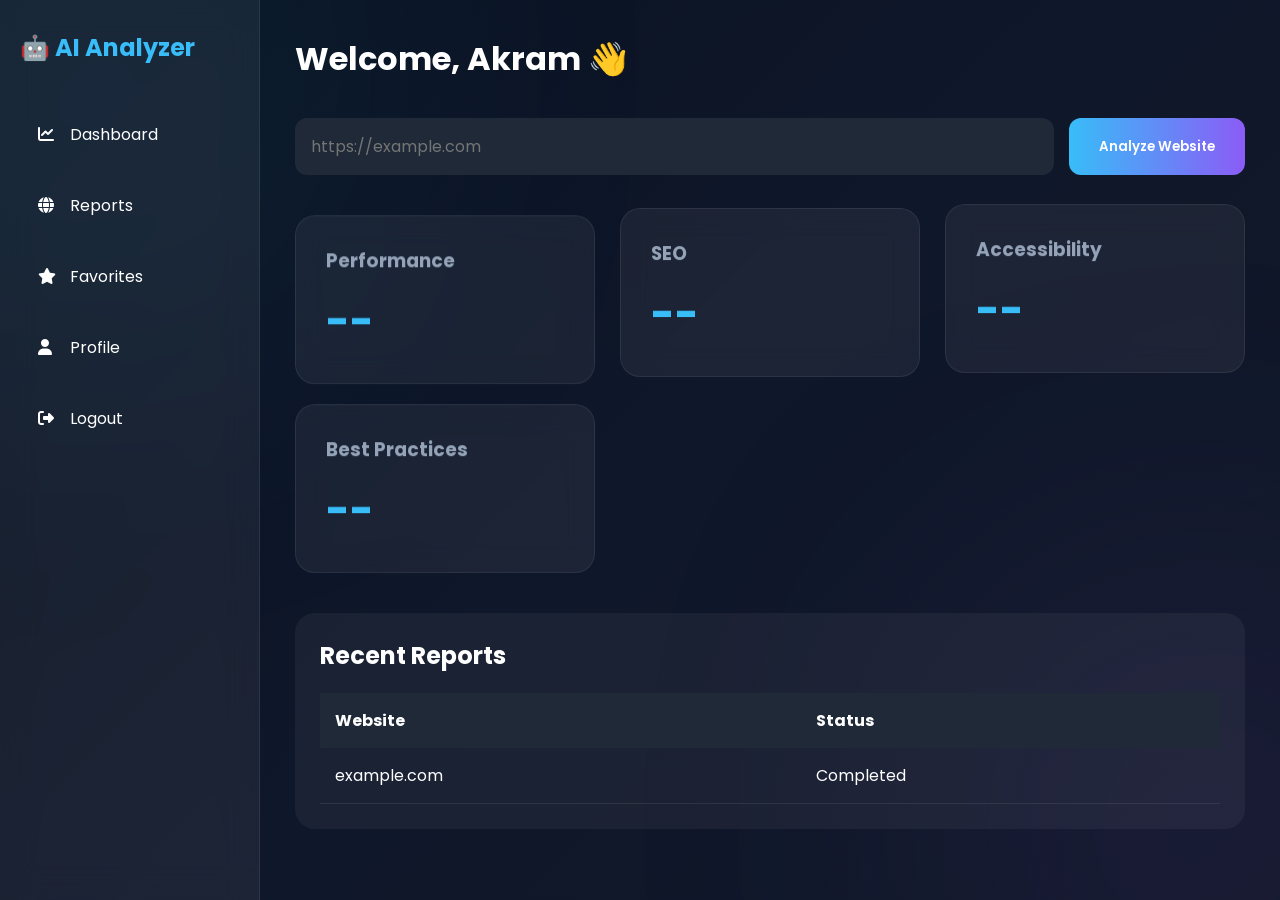
<file: dashboard.html>
<!DOCTYPE html>
<html lang="en">
<head>
<meta charset="UTF-8">
<meta name="viewport" content="width=device-width,initial-scale=1.0">
<title>Dashboard | AI Website Analyzer</title>
<link rel="stylesheet" href="dashboard.css">
<link rel="stylesheet" href="https://cdnjs.cloudflare.com/ajax/libs/font-awesome/6.6.0/css/all.min.css">
</head>
<body>
<aside class="sidebar">
<h2>🤖 AI Analyzer</h2>
<a href="dashboard.html"><i class="fa fa-chart-line"></i> Dashboard</a>
<a href="#"><i class="fa fa-globe"></i> Reports</a>
<a href="#"><i class="fa fa-star"></i> Favorites</a>
<a href="#"><i class="fa fa-user"></i> Profile</a>
<a href="index.html"><i class="fa fa-right-from-bracket"></i> Logout</a>
</aside>

<main class="main">
<header class="topbar">
<h1>Welcome, Akram 👋</h1>
</header>

<section class="analyze">
<input id="url" type="url" placeholder="https://example.com">
<button id="analyzeBtn">Analyze Website</button>
</section>

<section class="cards">
<div class="card"><h3>Performance</h3><h2 id="perf">--</h2></div>
<div class="card"><h3>SEO</h3><h2 id="seo">--</h2></div>
<div class="card"><h3>Accessibility</h3><h2 id="acc">--</h2></div>
<div class="card"><h3>Best Practices</h3><h2 id="best">--</h2></div>
</section>

<section class="history">
<h2>Recent Reports</h2>
<table>
<tr><th>Website</th><th>Status</th></tr>
<tr><td>example.com</td><td>Completed</td></tr>
</table>
</section>
</main>
<script src="dashboard.js"></script>
</body>
</html>
</file>
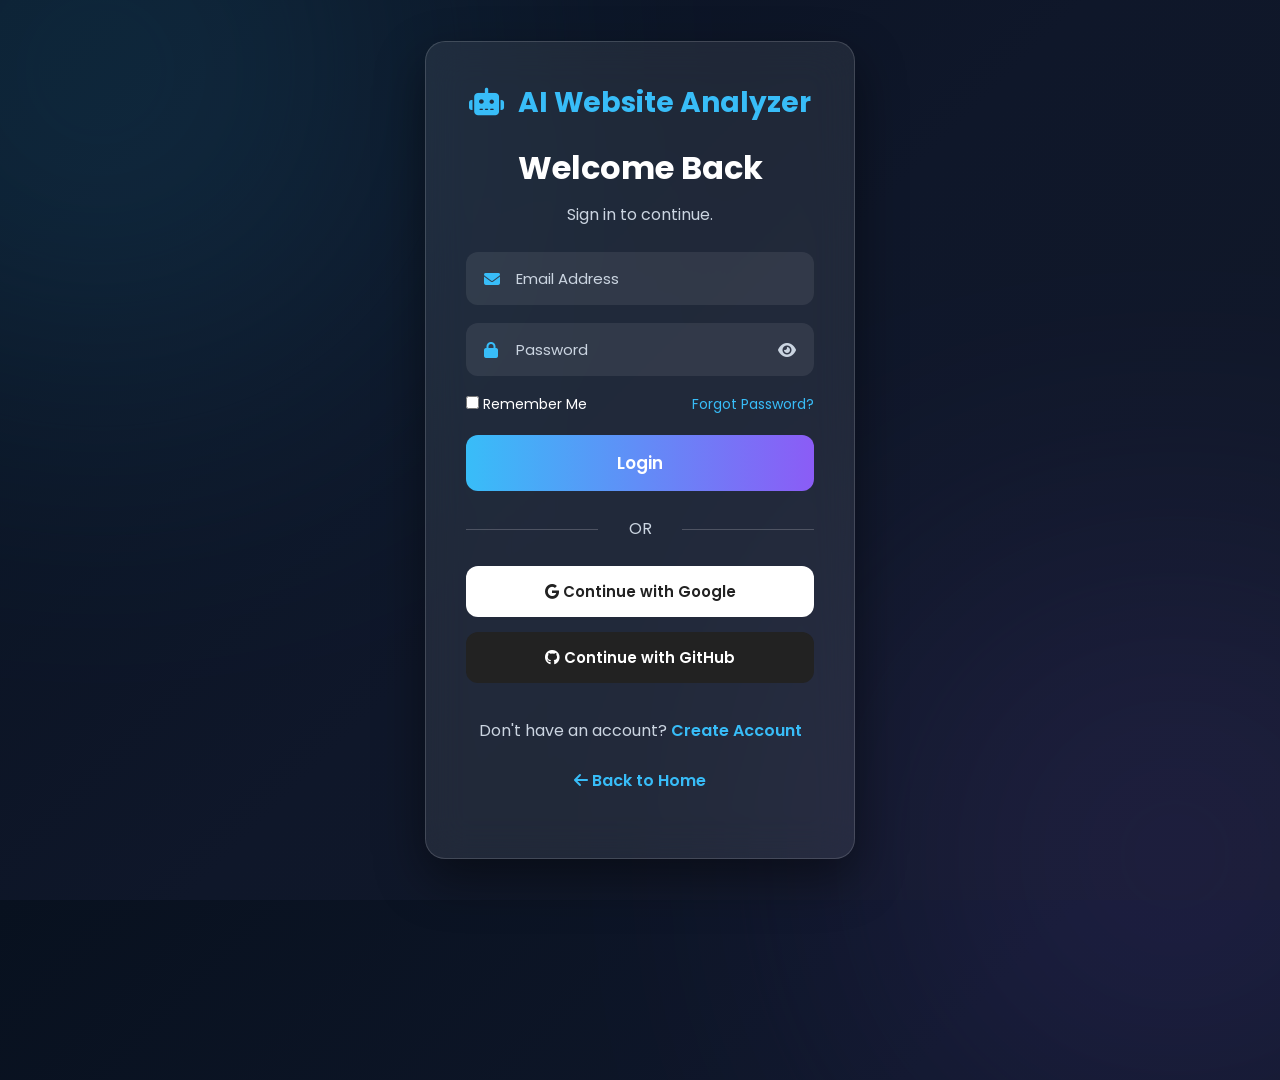
<file: login.html>
<!DOCTYPE html>
<html lang="en">
<head>
<meta charset="UTF-8">
<meta name="viewport" content="width=device-width, initial-scale=1.0">
<title>Login | AI Website Analyzer</title>
<link rel="preconnect" href="https://fonts.googleapis.com">
<link href="https://fonts.googleapis.com/css2?family=Poppins:wght@300;400;500;600;700&display=swap" rel="stylesheet">
<link rel="stylesheet" href="auth.css">
<link rel="stylesheet" href="https://cdnjs.cloudflare.com/ajax/libs/font-awesome/6.6.0/css/all.min.css">
</head>
<body>

<div class="auth-container">
  <div class="auth-card">
    <div class="logo"><i class="fa-solid fa-robot"></i> AI Website Analyzer</div>
    <h1>Welcome Back</h1>
    <p>Sign in to continue.</p>

    <form id="loginForm">
      <div class="input-box">
        <i class="fa-solid fa-envelope"></i>
        <input type="email" id="email" placeholder="Email Address" required>
      </div>

      <div class="input-box">
        <i class="fa-solid fa-lock"></i>
        <input type="password" id="password" placeholder="Password" required>
        <i class="fa-solid fa-eye toggle-password"></i>
      </div>

      <div class="row">
        <label><input type="checkbox"> Remember Me</label>
        <a href="#">Forgot Password?</a>
      </div>

      <button type="submit" class="login-btn">Login</button>

      <div class="divider"><span>OR</span></div>

      <button type="button" class="social google">
        <i class="fab fa-google"></i> Continue with Google
      </button>

      <button type="button" class="social github">
        <i class="fab fa-github"></i> Continue with GitHub
      </button>

      <p class="signup-link">
        Don't have an account?
        <a href="signup.html">Create Account</a>
      </p>

      <p class="home-link">
        <a href="index.html"><i class="fa-solid fa-arrow-left"></i> Back to Home</a>
      </p>
    </form>
  </div>
</div>

<script src="auth.js"></script>
</body>
</html>
</file>
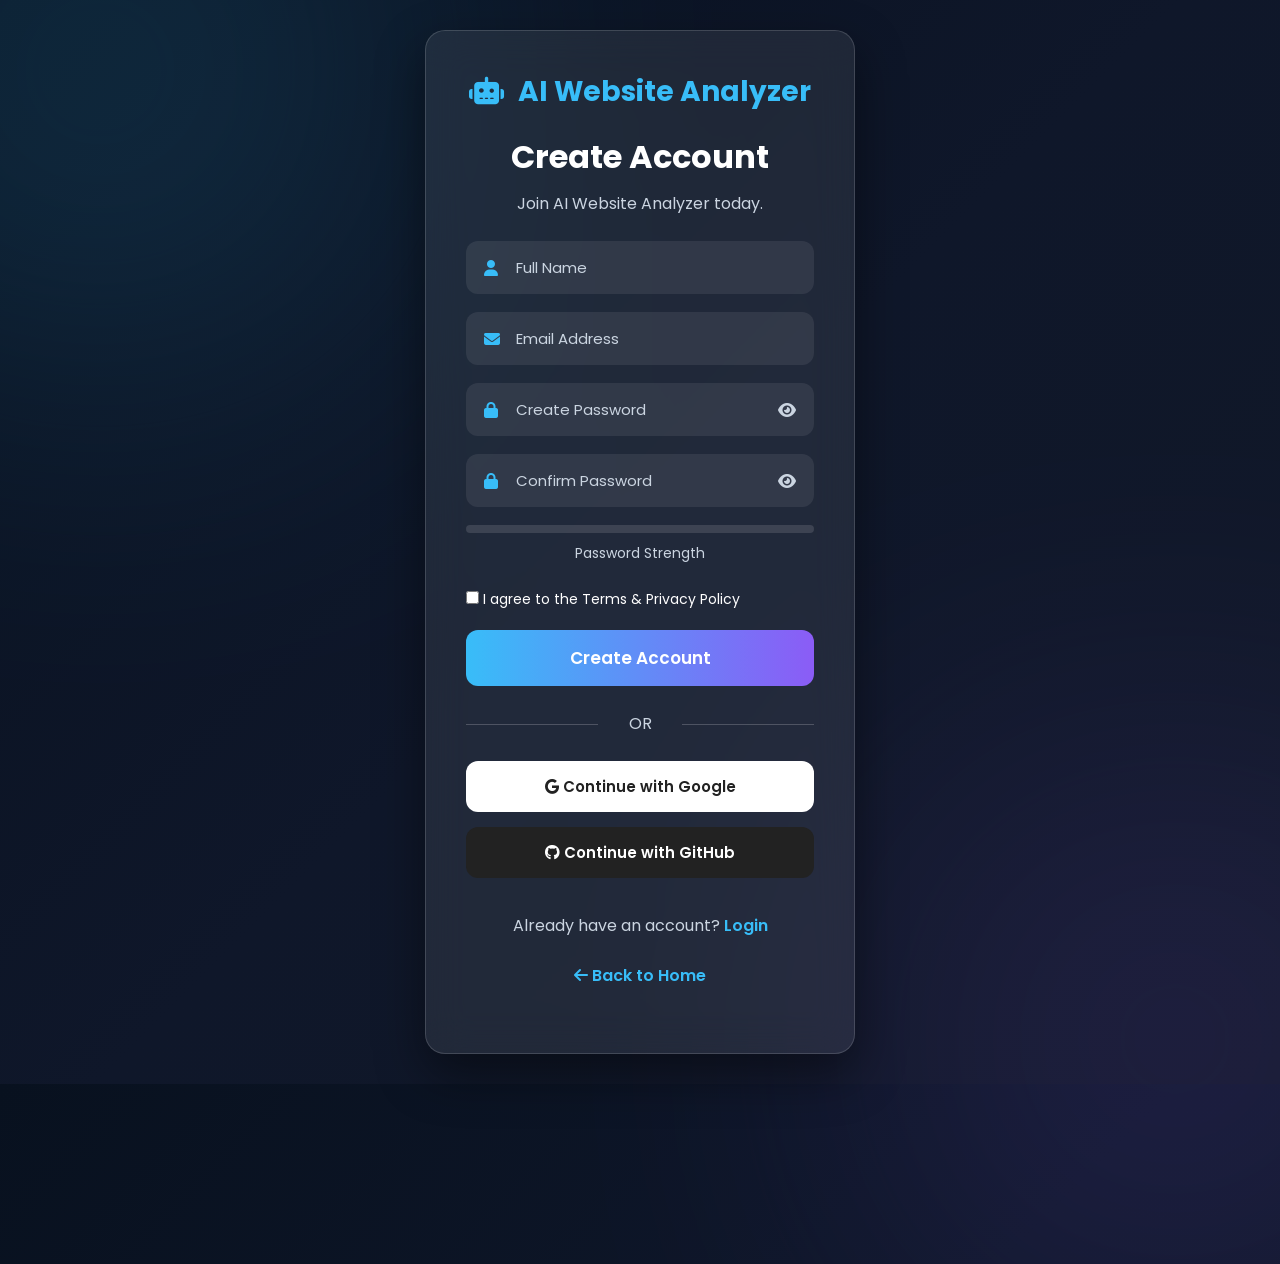
<file: signup.html>
<!DOCTYPE html>
<html lang="en">

<head>

    <meta charset="UTF-8">

    <meta name="viewport"
          content="width=device-width, initial-scale=1.0">

    <title>Sign Up | AI Website Analyzer</title>

    <link rel="preconnect"
          href="https://fonts.googleapis.com">

    <link href="https://fonts.googleapis.com/css2?family=Poppins:wght@300;400;500;600;700&display=swap"
          rel="stylesheet">

    <link rel="stylesheet"
          href="auth.css">

    <link rel="stylesheet"
          href="https://cdnjs.cloudflare.com/ajax/libs/font-awesome/6.6.0/css/all.min.css">

</head>

<body>

<div class="auth-container">

    <div class="auth-card">

        <div class="logo">
            <i class="fa-solid fa-robot"></i>
            AI Website Analyzer
        </div>

        <h1>Create Account</h1>

        <p>
            Join AI Website Analyzer today.
        </p>

        <form id="signupForm">

            <div class="input-box">

                <i class="fa-solid fa-user"></i>

                <input
                    type="text"
                    id="username"
                    placeholder="Full Name"
                    required>

            </div>

            <div class="input-box">

                <i class="fa-solid fa-envelope"></i>

                <input
                    type="email"
                    id="email"
                    placeholder="Email Address"
                    required>

            </div>

            <div class="input-box">

                <i class="fa-solid fa-lock"></i>

                <input
                    type="password"
                    id="password"
                    placeholder="Create Password"
                    required>

                <i class="fa-solid fa-eye toggle-password"></i>

            </div>

            <div class="input-box">

                <i class="fa-solid fa-lock"></i>

                <input
                    type="password"
                    id="confirmPassword"
                    placeholder="Confirm Password"
                    required>

                <i class="fa-solid fa-eye toggle-password"></i>

            </div>

            <!-- Password Strength -->

            <div class="strength">

                <div class="strength-bar"></div>

            </div>

            <p class="strength-text">
                Password Strength
            </p>

            <!-- Terms -->

            <div class="row">

                <label>

                    <input type="checkbox" required>

                    I agree to the Terms &
                    Privacy Policy

                </label>

            </div>

            <button
                type="submit"
                class="login-btn">

                Create Account

            </button>

            <div class="divider">

                <span>OR</span>

            </div>

            <button
                type="button"
                class="social google">

                <i class="fab fa-google"></i>

                Continue with Google

            </button>

            <button
                type="button"
                class="social github">

                <i class="fab fa-github"></i>

                Continue with GitHub

            </button>

            <p class="signup-link">

                Already have an account?

                <a href="login.html">

                    Login

                </a>

            </p>

            <p class="home-link">

                <a href="index.html">

                    <i class="fa-solid fa-arrow-left"></i>

                    Back to Home

                </a>

            </p>

        </form>

    </div>

</div>

<script src="auth.js"></script>

</body>

</html>
</file>
<file: dashboard.css>
/* ===========================
   AI Website Analyzer Dashboard
=========================== */

@import url('https://fonts.googleapis.com/css2?family=Poppins:wght@300;400;500;600;700&display=swap');

*{
    margin:0;
    padding:0;
    box-sizing:border-box;
    font-family:'Poppins',sans-serif;
}

body{

    display:flex;
    min-height:100vh;

    background:
    linear-gradient(135deg,#08111f,#0f172a,#111827);

    color:white;

}

/* Sidebar */

.sidebar{

    width:260px;

    background:rgba(255,255,255,.06);

    backdrop-filter:blur(18px);

    border-right:1px solid rgba(255,255,255,.08);

    padding:30px 20px;

    display:flex;

    flex-direction:column;

    gap:18px;

}

.sidebar h2{

    color:#38bdf8;

    margin-bottom:25px;

}

.sidebar a{

    color:white;

    text-decoration:none;

    padding:14px 18px;

    border-radius:10px;

    transition:.3s;

}

.sidebar a i{

    width:28px;

}

.sidebar a:hover{

    background:#38bdf8;

    transform:translateX(8px);

}

/* Main */

.main{

    flex:1;

    padding:35px;

}

/* Topbar */

.topbar{

    display:flex;

    justify-content:space-between;

    align-items:center;

    margin-bottom:35px;

}

.topbar h1{

    font-size:32px;

}

/* Analyzer */

.analyze{

    display:flex;

    gap:15px;

    margin-bottom:35px;

}

.analyze input{

    flex:1;

    padding:16px;

    border:none;

    border-radius:12px;

    outline:none;

    background:#1f2937;

    color:white;

    font-size:16px;

}

.analyze button{

    padding:16px 30px;

    border:none;

    border-radius:12px;

    cursor:pointer;

    background:
    linear-gradient(90deg,#38bdf8,#8b5cf6);

    color:white;

    font-weight:600;

    transition:.35s;

}

.analyze button:hover{

    transform:translateY(-4px);

    box-shadow:
    0 10px 30px rgba(56,189,248,.4);

}

/* Cards */

.cards{

    display:grid;

    grid-template-columns:
    repeat(auto-fit,minmax(220px,1fr));

    gap:25px;

    margin-bottom:40px;

}

.card{

    background:rgba(255,255,255,.06);

    border:1px solid rgba(255,255,255,.08);

    backdrop-filter:blur(15px);

    padding:30px;

    border-radius:20px;

    transition:.35s;

}

.card:hover{

    transform:translateY(-8px);

    box-shadow:
    0 15px 35px rgba(56,189,248,.25);

}

.card h3{

    color:#94a3b8;

    margin-bottom:15px;

}

.card h2{

    font-size:42px;

    color:#38bdf8;

}

/* Table */

.history{

    background:rgba(255,255,255,.05);

    padding:25px;

    border-radius:20px;

}

.history h2{

    margin-bottom:20px;

}

table{

    width:100%;

    border-collapse:collapse;

}

table th{

    background:#1f2937;

    padding:15px;

    text-align:left;

}

table td{

    padding:15px;

    border-bottom:1px solid rgba(255,255,255,.08);

}

/* Scroll */

::-webkit-scrollbar{

    width:10px;

}

::-webkit-scrollbar-thumb{

    background:#38bdf8;

    border-radius:20px;

}

/* Background Glow */

body::before{

content:"";

position:fixed;

width:450px;

height:450px;

background:#38bdf8;

filter:blur(180px);

opacity:.15;

left:-150px;

top:-150px;

border-radius:50%;

z-index:-1;

}

body::after{

content:"";

position:fixed;

width:450px;

height:450px;

background:#8b5cf6;

filter:blur(180px);

opacity:.15;

right:-150px;

bottom:-150px;

border-radius:50%;

z-index:-1;

}

/* Responsive */

@media(max-width:900px){

body{

flex-direction:column;

}

.sidebar{

width:100%;

flex-direction:row;

overflow:auto;

}

.main{

padding:20px;

}

.analyze{

flex-direction:column;

}

.topbar{

flex-direction:column;

gap:15px;

align-items:flex-start;

}

}


/* ===========================
   RESPONSIVE DESIGN
=========================== */

/* Tablet */

@media (max-width:992px){

body{
    flex-direction:column;
}

.sidebar{

    width:100%;
    height:auto;

    display:flex;
    flex-wrap:wrap;
    justify-content:center;

    padding:15px;

    gap:10px;
}

.sidebar h2{

    width:100%;
    text-align:center;
    margin-bottom:10px;

}

.sidebar a{

    flex:1 1 160px;
    text-align:center;

}

.main{

    width:100%;
    padding:20px;

}

.cards{

    grid-template-columns:repeat(2,1fr);

}

.analyze{

    flex-direction:column;

}

.analyze button{

    width:100%;

}

}


/* Mobile */

@media (max-width:768px){

.topbar{

    flex-direction:column;
    align-items:flex-start;
    gap:15px;

}

.topbar h1{

    font-size:24px;

}

.cards{

    grid-template-columns:1fr;

}

.card{

    padding:20px;

}

.card h2{

    font-size:36px;

}

.history{

    overflow-x:auto;

}

table{

    min-width:600px;

}

.analyze input{

    width:100%;

}

.analyze button{

    width:100%;

}

}


/* Small Mobile */

@media (max-width:480px){

.sidebar{

    flex-direction:column;

}

.sidebar a{

    width:100%;

}

.topbar h1{

    font-size:20px;

}

.main{

    padding:15px;

}

.card{

    padding:18px;

}

.card h3{

    font-size:16px;

}

.card h2{

    font-size:30px;

}

.analyze input{

    font-size:15px;

    padding:14px;

}

.analyze button{

    font-size:15px;

    padding:14px;

}

.history{

    padding:15px;

}

table th,
table td{

    padding:10px;

    font-size:14px;

}

}
</file>
<file: auth.css>
/* ==========================
   GOOGLE FONT
========================== */
@import url('https://fonts.googleapis.com/css2?family=Poppins:wght@300;400;500;600;700&display=swap');

*{
    margin:0;
    padding:0;
    box-sizing:border-box;
    font-family:'Poppins',sans-serif;
}

body{
    min-height:100vh;
    display:flex;
    justify-content:center;
    align-items:center;
    background:linear-gradient(135deg,#08111f,#0f172a,#111827);
    overflow:hidden;
    position:relative;
}

/* Animated Background */

body::before{
    content:"";
    position:absolute;
    width:500px;
    height:500px;
    background:#38bdf8;
    border-radius:50%;
    filter:blur(180px);
    top:-180px;
    left:-150px;
    opacity:.25;
    animation:move1 10s infinite alternate;
}

body::after{
    content:"";
    position:absolute;
    width:450px;
    height:450px;
    background:#8b5cf6;
    border-radius:50%;
    filter:blur(180px);
    bottom:-180px;
    right:-120px;
    opacity:.25;
    animation:move2 10s infinite alternate;
}

@keyframes move1{
    from{transform:translate(0,0);}
    to{transform:translate(120px,80px);}
}

@keyframes move2{
    from{transform:translate(0,0);}
    to{transform:translate(-120px,-80px);}
}

/* ==========================
   LOGIN CARD
========================== */

.auth-container{
    width:100%;
    display:flex;
    justify-content:center;
    align-items:center;
    padding:30px;
    position:relative;
    z-index:10;
}

.auth-card{
    width:430px;
    background:rgba(255,255,255,.08);
    backdrop-filter:blur(20px);
    border:1px solid rgba(255,255,255,.15);
    border-radius:20px;
    padding:40px;
    box-shadow:0 20px 50px rgba(0,0,0,.45);
    animation:fadeIn .8s ease;
}

@keyframes fadeIn{

from{
opacity:0;
transform:translateY(40px);
}

to{
opacity:1;
transform:translateY(0);
}

}

.logo{
    text-align:center;
    color:#38bdf8;
    font-size:28px;
    font-weight:700;
    margin-bottom:20px;
}

.logo i{
    margin-right:8px;
}

.auth-card h1{
    color:white;
    text-align:center;
    margin-bottom:10px;
}

.auth-card p{
    color:#cbd5e1;
    text-align:center;
    margin-bottom:25px;
}

/* ==========================
   INPUT
========================== */

.input-box{
    position:relative;
    margin-bottom:18px;
}

.input-box input{

    width:100%;
    padding:15px 50px;
    border:none;
    border-radius:12px;
    background:rgba(255,255,255,.08);
    color:white;
    font-size:15px;
    outline:none;
    transition:.3s;

}

.input-box input::placeholder{
    color:#cbd5e1;
}

.input-box input:focus{
    border:1px solid #38bdf8;
    box-shadow:0 0 15px rgba(56,189,248,.35);
}

.input-box i:first-child{

    position:absolute;
    top:50%;
    left:18px;
    transform:translateY(-50%);
    color:#38bdf8;

}

.toggle-password{

    position:absolute;
    right:18px;
    top:50%;
    transform:translateY(-50%);
    cursor:pointer;
    color:#cbd5e1;

}

/* ==========================
   OPTIONS
========================== */

.row{
    display:flex;
    justify-content:space-between;
    align-items:center;
    margin-bottom:20px;
    font-size:14px;
}

.row label{
    color:white;
}

.row a{
    color:#38bdf8;
    text-decoration:none;
}

/* ==========================
   BUTTON
========================== */

.login-btn{

    width:100%;
    padding:15px;
    border:none;
    border-radius:12px;
    cursor:pointer;
    background:linear-gradient(90deg,#38bdf8,#8b5cf6);
    color:white;
    font-size:17px;
    font-weight:600;
    transition:.35s;

}

.login-btn:hover{

    transform:translateY(-3px);

    box-shadow:0 10px 25px rgba(56,189,248,.35);

}

/* Divider */

.divider{

    text-align:center;
    margin:25px 0;
    color:#cbd5e1;
    position:relative;

}

.divider::before,
.divider::after{

content:"";
position:absolute;
width:38%;
height:1px;
background:rgba(255,255,255,.2);
top:50%;

}

.divider::before{
left:0;
}

.divider::after{
right:0;
}

/* ==========================
   SOCIAL BUTTONS
========================== */

.social{

width:100%;
padding:14px;
margin-bottom:15px;
border:none;
border-radius:12px;
cursor:pointer;
font-size:15px;
font-weight:600;
transition:.3s;

}

.google{

background:white;
color:#222;

}

.github{

background:#222;
color:white;

}

.social:hover{

transform:translateY(-3px);

}

/* ==========================
   LINKS
========================== */

.signup-link,
.home-link{

margin-top:20px;
text-align:center;
color:white;

}

.signup-link a,
.home-link a{

color:#38bdf8;
text-decoration:none;
font-weight:600;

}

/* ==========================
   MOBILE
========================== */

@media(max-width:500px){

.auth-card{

width:100%;
padding:30px 20px;

}

.logo{

font-size:22px;

}

.auth-card h1{

font-size:28px;

}

}


/* Password Strength */

.strength{
    width:100%;
    height:8px;
    background:rgba(255,255,255,.12);
    border-radius:20px;
    overflow:hidden;
    margin-top:5px;
}

.strength-bar{
    width:0%;
    height:100%;
    background:#22c55e;
    transition:.4s;
}

.strength-text{
    color:#cbd5e1;
    font-size:14px;
    margin:10px 0 20px;
}

/* =====================================
        RESPONSIVE AUTH
===================================== */

@media screen and (max-width:768px){

.auth-container{

padding:20px;

}

.auth-card{

width:100%;
max-width:420px;

padding:30px 22px;

}

.logo{

font-size:24px;

}

.auth-card h1{

font-size:28px;

}

.input-box{

height:52px;

}

.input-box input{

font-size:15px;

}

.login-btn{

height:52px;
font-size:16px;

}

.social{

height:50px;
font-size:15px;

}

}


/* Small Mobile */

@media screen and (max-width:480px){

.auth-container{

padding:15px;

}

.auth-card{

padding:25px 18px;

border-radius:18px;

}

.logo{

font-size:22px;

}

.auth-card h1{

font-size:24px;

}

.auth-card p{

font-size:14px;

}

.input-box{

height:48px;

}

.input-box input{

font-size:14px;

padding-left:42px;

}

.input-box i{

left:15px;

}

.login-btn{

height:48px;
font-size:15px;

}

.social{

height:48px;
font-size:14px;

}

.signup-link,
.home-link{

font-size:14px;

}

}
</file>
